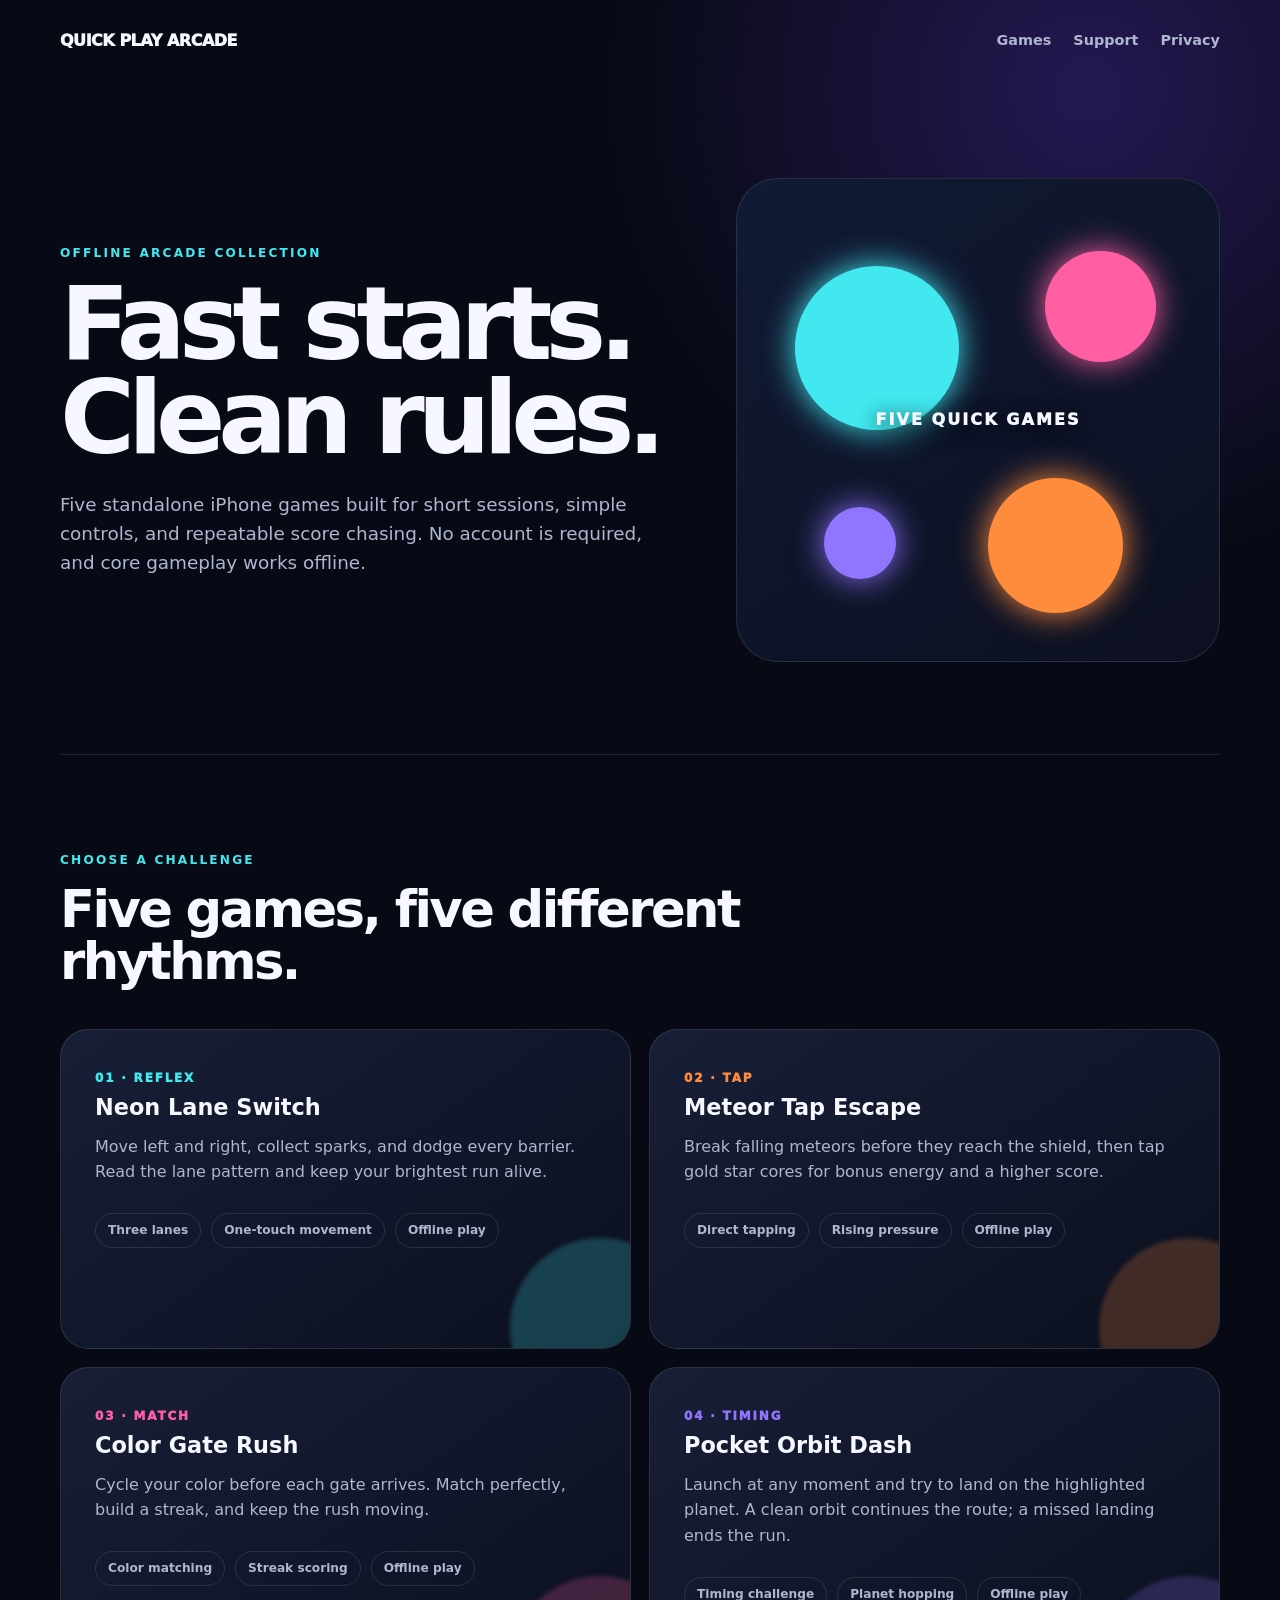
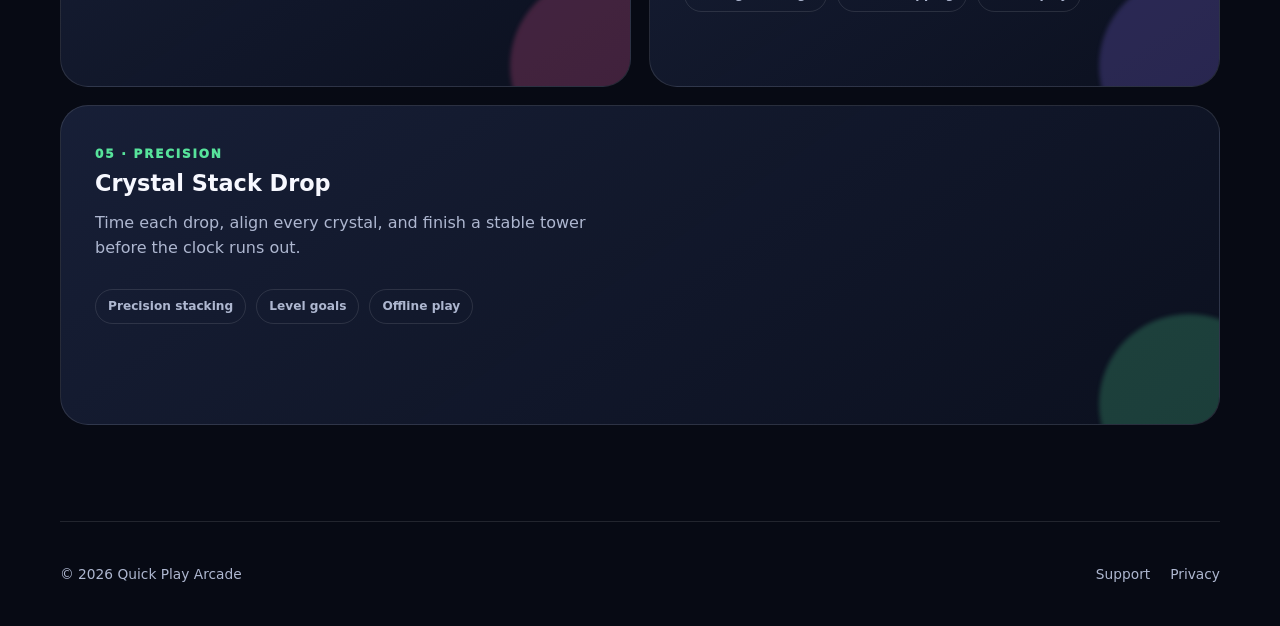
<file: index.html>
<!doctype html>
<html lang="en">
<head>
  <meta charset="utf-8">
  <meta name="viewport" content="width=device-width, initial-scale=1">
  <meta name="theme-color" content="#070a14">
  <meta name="description" content="Five focused offline arcade games for iPhone: Neon Lane Switch, Meteor Tap Escape, Color Gate Rush, Pocket Orbit Dash, and Crystal Stack Drop.">
  <title>Quick Play Arcade — Five Games for iPhone</title>
  <link rel="stylesheet" href="styles.css">
</head>
<body>
  <header>
    <a class="brand" href="index.html">QUICK PLAY ARCADE</a>
    <nav aria-label="Primary navigation"><a href="#games">Games</a><a href="support.html">Support</a><a href="privacy.html">Privacy</a></nav>
  </header>
  <main class="wrap">
    <section class="hero">
      <div>
        <p class="eyebrow">OFFLINE ARCADE COLLECTION</p>
        <h1>Fast starts.<br>Clean rules.</h1>
        <p class="lede">Five standalone iPhone games built for short sessions, simple controls, and repeatable score chasing. No account is required, and core gameplay works offline.</p>
      </div>
      <div class="hero-art" role="img" aria-label="Abstract colorful arcade shapes"><span></span><span></span><span></span><span></span></div>
    </section>
    <section class="games" id="games">
      <div class="section-head"><p class="eyebrow">CHOOSE A CHALLENGE</p><h2>Five games, five different rhythms.</h2></div>
      <div class="game-grid">
        <article class="game" id="neon-lane-switch" style="--accent:#42e8ef"><span class="number">01 · REFLEX</span><h3>Neon Lane Switch</h3><p>Move left and right, collect sparks, and dodge every barrier. Read the lane pattern and keep your brightest run alive.</p><div class="facts"><span>Three lanes</span><span>One-touch movement</span><span>Offline play</span></div></article>
        <article class="game" id="meteor-tap-escape" style="--accent:#ff8b3d"><span class="number">02 · TAP</span><h3>Meteor Tap Escape</h3><p>Break falling meteors before they reach the shield, then tap gold star cores for bonus energy and a higher score.</p><div class="facts"><span>Direct tapping</span><span>Rising pressure</span><span>Offline play</span></div></article>
        <article class="game" id="color-gate-rush" style="--accent:#ff5fa2"><span class="number">03 · MATCH</span><h3>Color Gate Rush</h3><p>Cycle your color before each gate arrives. Match perfectly, build a streak, and keep the rush moving.</p><div class="facts"><span>Color matching</span><span>Streak scoring</span><span>Offline play</span></div></article>
        <article class="game" id="pocket-orbit-dash" style="--accent:#9076ff"><span class="number">04 · TIMING</span><h3>Pocket Orbit Dash</h3><p>Launch at any moment and try to land on the highlighted planet. A clean orbit continues the route; a missed landing ends the run.</p><div class="facts"><span>Timing challenge</span><span>Planet hopping</span><span>Offline play</span></div></article>
        <article class="game" id="crystal-stack-drop" style="--accent:#57e39b"><span class="number">05 · PRECISION</span><h3>Crystal Stack Drop</h3><p>Time each drop, align every crystal, and finish a stable tower before the clock runs out.</p><div class="facts"><span>Precision stacking</span><span>Level goals</span><span>Offline play</span></div></article>
      </div>
    </section>
  </main>
  <footer><span>© 2026 Quick Play Arcade</span><span class="footer-links"><a href="support.html">Support</a><a href="privacy.html">Privacy</a></span></footer>
</body>
</html>
</file>
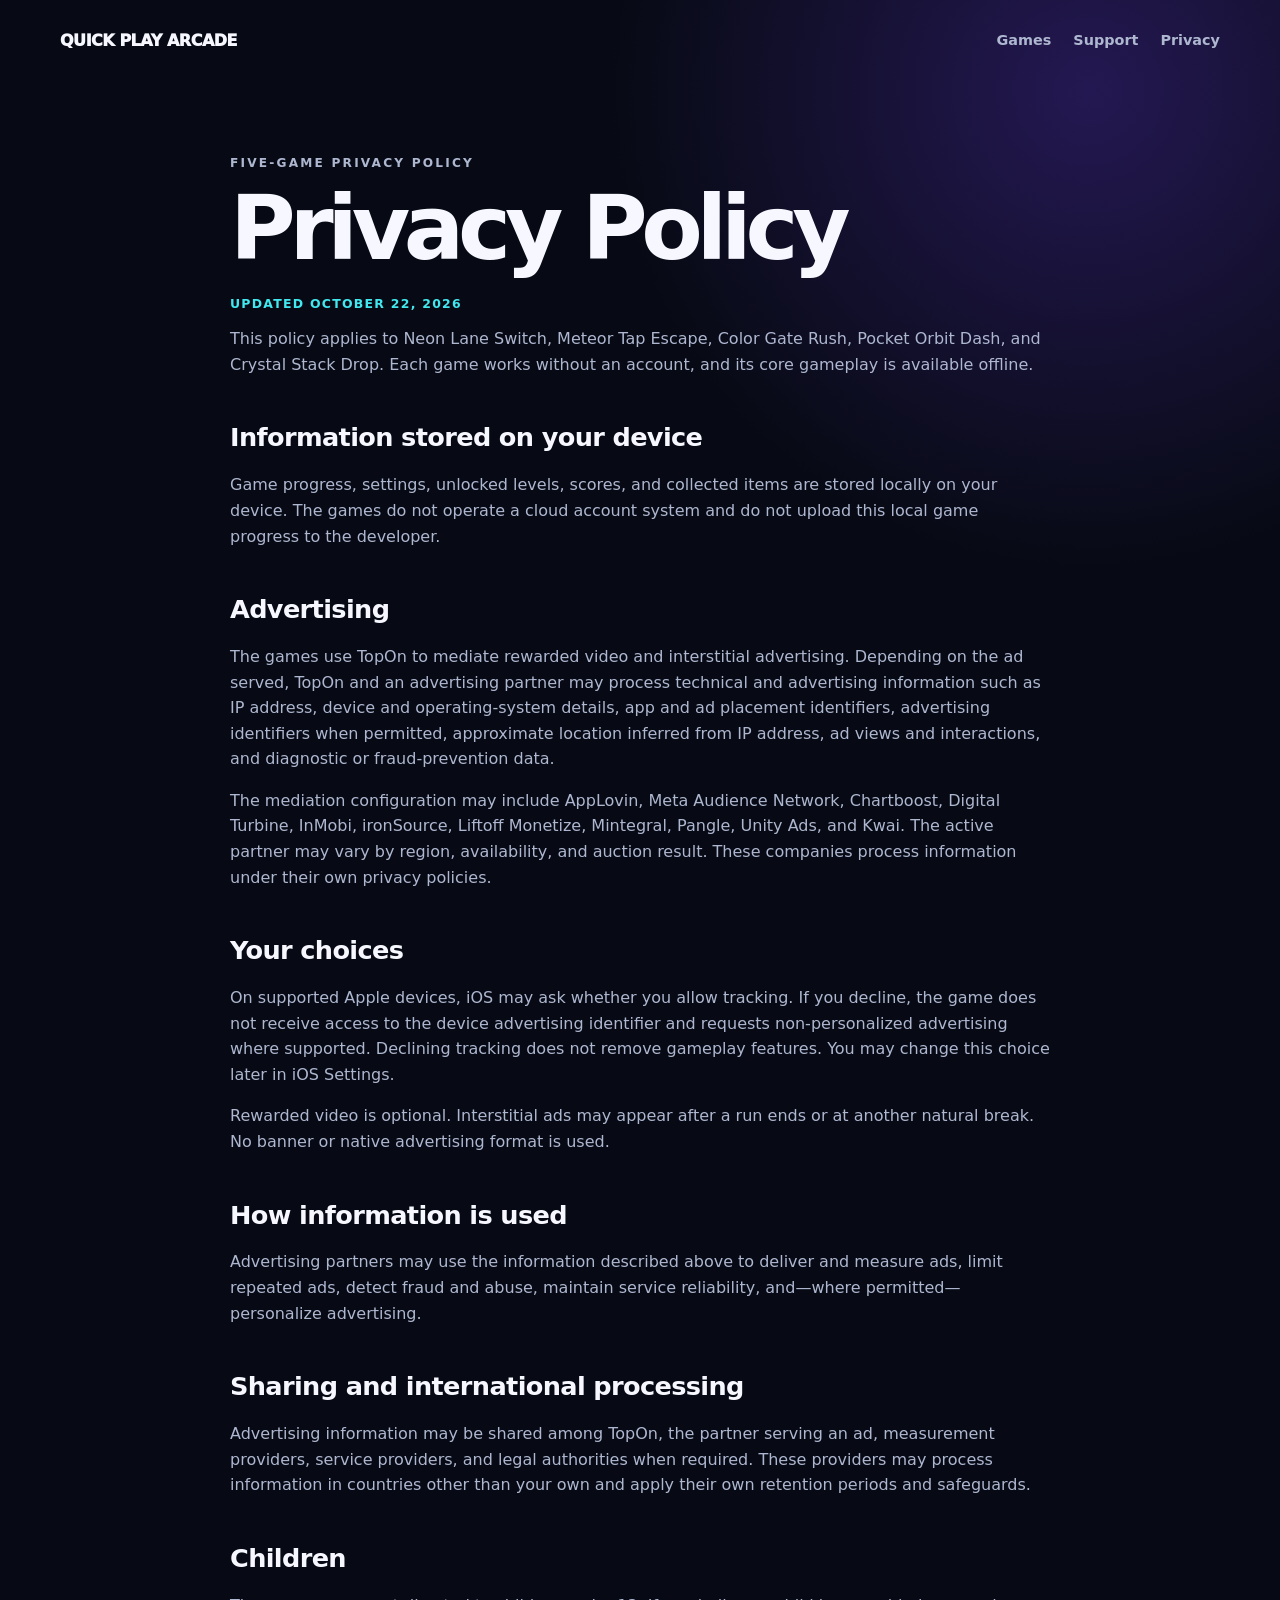
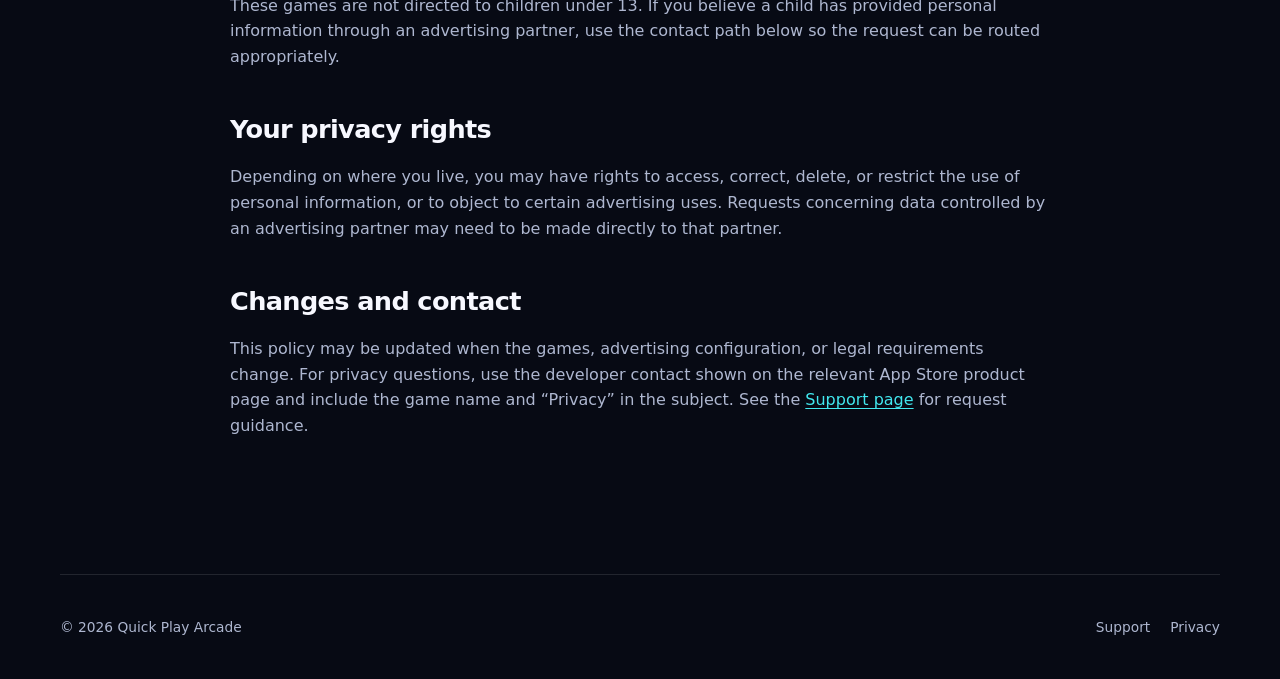
<file: privacy.html>
<!doctype html>
<html lang="en">
<head>
  <meta charset="utf-8">
  <meta name="viewport" content="width=device-width, initial-scale=1">
  <meta name="theme-color" content="#070a14">
  <meta name="description" content="Privacy Policy for Neon Lane Switch, Meteor Tap Escape, Color Gate Rush, Pocket Orbit Dash, and Crystal Stack Drop.">
  <title>Privacy Policy — Quick Play Arcade</title>
  <link rel="stylesheet" href="styles.css">
</head>
<body>
  <header><a class="brand" href="index.html">QUICK PLAY ARCADE</a><nav><a href="index.html">Games</a><a href="support.html">Support</a><a href="privacy.html" aria-current="page">Privacy</a></nav></header>
  <main class="wrap legal">
    <p class="eyebrow">FIVE-GAME PRIVACY POLICY</p>
    <h1>Privacy Policy</h1>
    <p class="updated">UPDATED OCTOBER 22, 2026</p>
    <p>This policy applies to Neon Lane Switch, Meteor Tap Escape, Color Gate Rush, Pocket Orbit Dash, and Crystal Stack Drop. Each game works without an account, and its core gameplay is available offline.</p>
    <h2>Information stored on your device</h2>
    <p>Game progress, settings, unlocked levels, scores, and collected items are stored locally on your device. The games do not operate a cloud account system and do not upload this local game progress to the developer.</p>
    <h2>Advertising</h2>
    <p>The games use TopOn to mediate rewarded video and interstitial advertising. Depending on the ad served, TopOn and an advertising partner may process technical and advertising information such as IP address, device and operating-system details, app and ad placement identifiers, advertising identifiers when permitted, approximate location inferred from IP address, ad views and interactions, and diagnostic or fraud-prevention data.</p>
    <p>The mediation configuration may include AppLovin, Meta Audience Network, Chartboost, Digital Turbine, InMobi, ironSource, Liftoff Monetize, Mintegral, Pangle, Unity Ads, and Kwai. The active partner may vary by region, availability, and auction result. These companies process information under their own privacy policies.</p>
    <h2>Your choices</h2>
    <p>On supported Apple devices, iOS may ask whether you allow tracking. If you decline, the game does not receive access to the device advertising identifier and requests non-personalized advertising where supported. Declining tracking does not remove gameplay features. You may change this choice later in iOS Settings.</p>
    <p>Rewarded video is optional. Interstitial ads may appear after a run ends or at another natural break. No banner or native advertising format is used.</p>
    <h2>How information is used</h2>
    <p>Advertising partners may use the information described above to deliver and measure ads, limit repeated ads, detect fraud and abuse, maintain service reliability, and—where permitted—personalize advertising.</p>
    <h2>Sharing and international processing</h2>
    <p>Advertising information may be shared among TopOn, the partner serving an ad, measurement providers, service providers, and legal authorities when required. These providers may process information in countries other than your own and apply their own retention periods and safeguards.</p>
    <h2>Children</h2>
    <p>These games are not directed to children under 13. If you believe a child has provided personal information through an advertising partner, use the contact path below so the request can be routed appropriately.</p>
    <h2>Your privacy rights</h2>
    <p>Depending on where you live, you may have rights to access, correct, delete, or restrict the use of personal information, or to object to certain advertising uses. Requests concerning data controlled by an advertising partner may need to be made directly to that partner.</p>
    <h2>Changes and contact</h2>
    <p>This policy may be updated when the games, advertising configuration, or legal requirements change. For privacy questions, use the developer contact shown on the relevant App Store product page and include the game name and “Privacy” in the subject. See the <a href="support.html">Support page</a> for request guidance.</p>
  </main>
  <footer><span>© 2026 Quick Play Arcade</span><span class="footer-links"><a href="support.html">Support</a><a href="privacy.html">Privacy</a></span></footer>
</body>
</html>
</file>
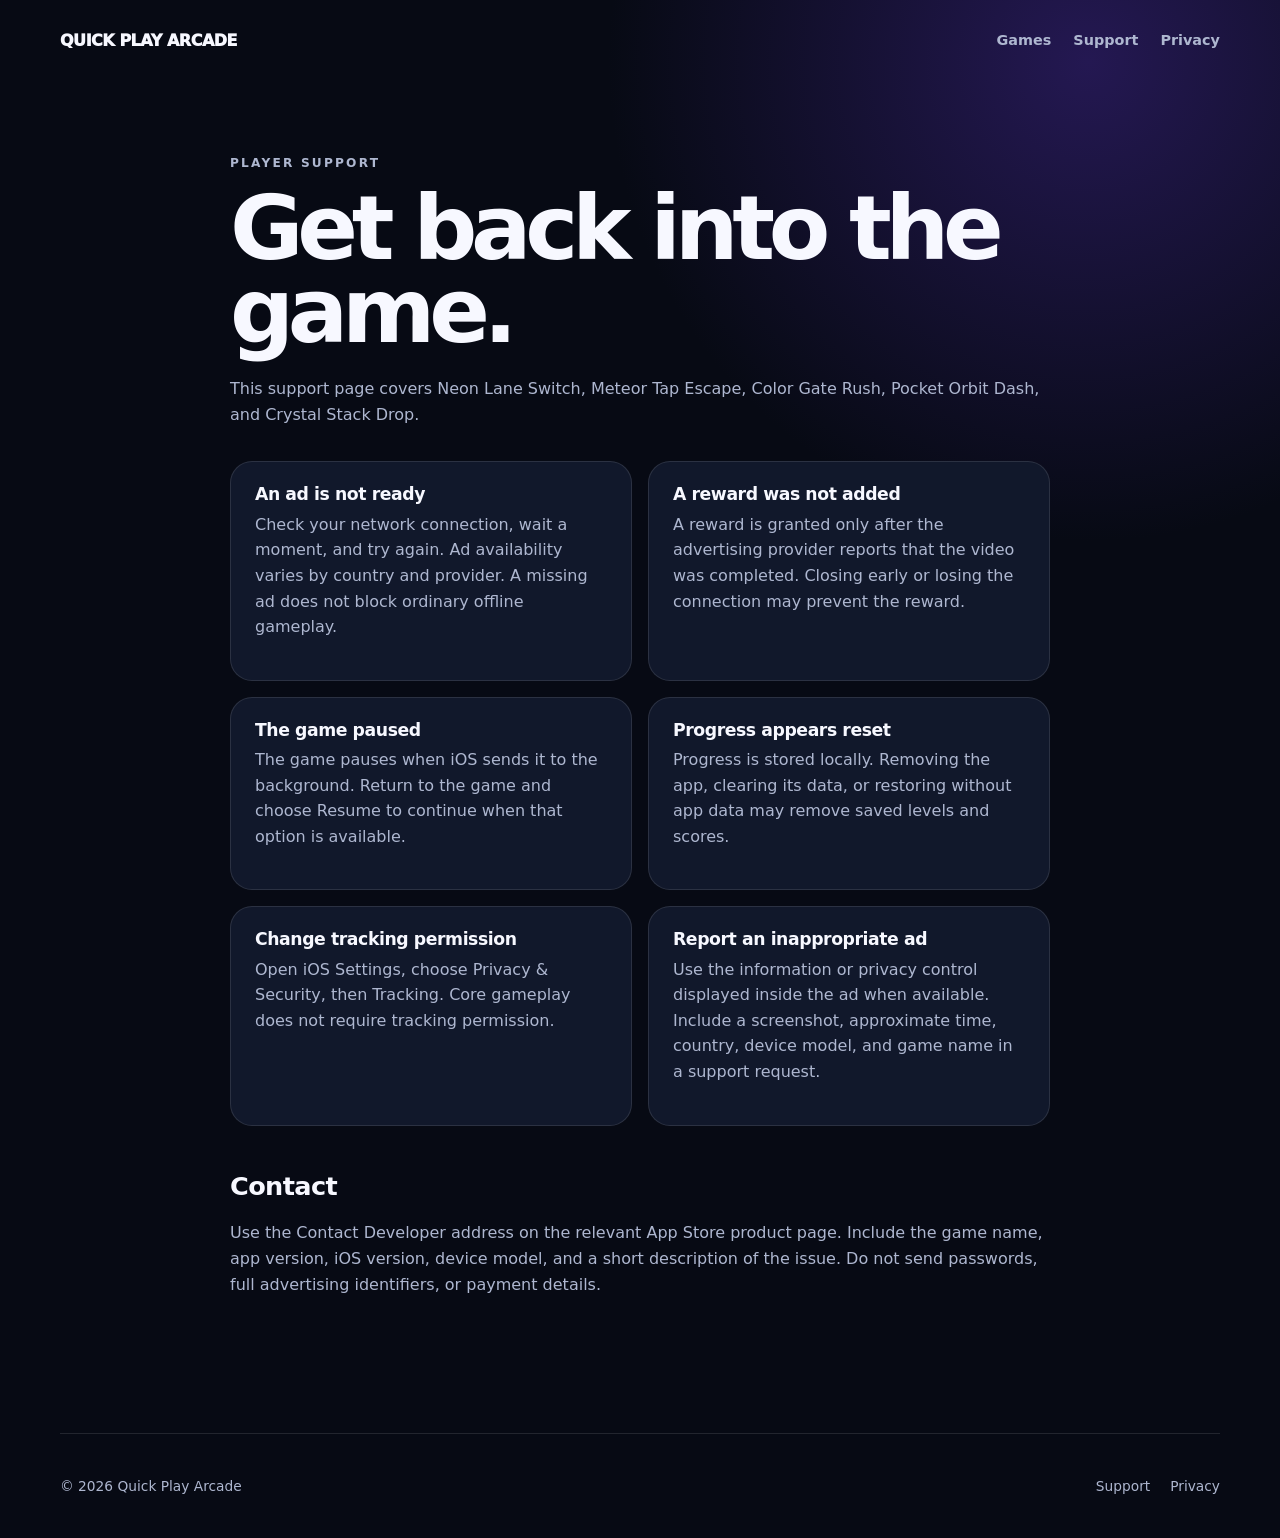
<file: support.html>
<!doctype html>
<html lang="en">
<head>
  <meta charset="utf-8">
  <meta name="viewport" content="width=device-width, initial-scale=1">
  <meta name="theme-color" content="#070a14">
  <meta name="description" content="Support for Neon Lane Switch, Meteor Tap Escape, Color Gate Rush, Pocket Orbit Dash, and Crystal Stack Drop.">
  <title>Support — Quick Play Arcade</title>
  <link rel="stylesheet" href="styles.css">
</head>
<body>
  <header><a class="brand" href="index.html">QUICK PLAY ARCADE</a><nav><a href="index.html">Games</a><a href="support.html" aria-current="page">Support</a><a href="privacy.html">Privacy</a></nav></header>
  <main class="wrap legal">
    <p class="eyebrow">PLAYER SUPPORT</p>
    <h1>Get back into the game.</h1>
    <p>This support page covers Neon Lane Switch, Meteor Tap Escape, Color Gate Rush, Pocket Orbit Dash, and Crystal Stack Drop.</p>
    <div class="support-grid">
      <article><h2>An ad is not ready</h2><p>Check your network connection, wait a moment, and try again. Ad availability varies by country and provider. A missing ad does not block ordinary offline gameplay.</p></article>
      <article><h2>A reward was not added</h2><p>A reward is granted only after the advertising provider reports that the video was completed. Closing early or losing the connection may prevent the reward.</p></article>
      <article><h2>The game paused</h2><p>The game pauses when iOS sends it to the background. Return to the game and choose Resume to continue when that option is available.</p></article>
      <article><h2>Progress appears reset</h2><p>Progress is stored locally. Removing the app, clearing its data, or restoring without app data may remove saved levels and scores.</p></article>
      <article><h2>Change tracking permission</h2><p>Open iOS Settings, choose Privacy &amp; Security, then Tracking. Core gameplay does not require tracking permission.</p></article>
      <article><h2>Report an inappropriate ad</h2><p>Use the information or privacy control displayed inside the ad when available. Include a screenshot, approximate time, country, device model, and game name in a support request.</p></article>
    </div>
    <h2>Contact</h2>
    <p>Use the Contact Developer address on the relevant App Store product page. Include the game name, app version, iOS version, device model, and a short description of the issue. Do not send passwords, full advertising identifiers, or payment details.</p>
  </main>
  <footer><span>© 2026 Quick Play Arcade</span><span class="footer-links"><a href="support.html">Support</a><a href="privacy.html">Privacy</a></span></footer>
</body>
</html>
</file>
<file: styles.css>
:root {
  color-scheme: dark;
  --bg: #070a14;
  --panel: #11182b;
  --panel-2: #171f36;
  --text: #f7f8ff;
  --soft: #aeb7d0;
  --line: rgba(255,255,255,.11);
  --cyan: #42e8ef;
  --violet: #9076ff;
  --orange: #ff8b3d;
  --pink: #ff5fa2;
  --green: #57e39b;
  --max: 1160px;
}
* { box-sizing: border-box; }
html { scroll-behavior: smooth; }
body { margin: 0; min-width: 320px; background: radial-gradient(circle at 85% 4%, #241852 0, transparent 30rem), var(--bg); color: var(--text); font-family: Inter, ui-rounded, "SF Pro Rounded", system-ui, sans-serif; line-height: 1.6; }
a { color: inherit; text-decoration: none; }
a:focus-visible { outline: 3px solid var(--cyan); outline-offset: 4px; }
.wrap, header, footer { width: min(calc(100% - 40px), var(--max)); margin-inline: auto; }
header { min-height: 82px; display: flex; align-items: center; justify-content: space-between; gap: 24px; }
.brand { font-weight: 950; letter-spacing: -.03em; }
nav { display: flex; gap: 22px; color: var(--soft); font-size: .9rem; font-weight: 750; }
nav a:hover, footer a:hover { color: var(--cyan); }
.hero { padding: 96px 0 92px; display: grid; grid-template-columns: 1.12fr .88fr; gap: 60px; align-items: center; }
.eyebrow { margin: 0 0 14px; color: var(--cyan); font-size: .76rem; font-weight: 900; letter-spacing: .18em; }
h1, h2, h3, p { margin-top: 0; }
h1 { margin-bottom: 24px; font-size: clamp(3.3rem, 8vw, 7rem); line-height: .92; letter-spacing: -.07em; }
h2 { font-size: clamp(2.2rem, 4vw, 4rem); line-height: 1; letter-spacing: -.05em; }
h3 { margin-bottom: 8px; font-size: 1.4rem; }
.lede { max-width: 650px; color: var(--soft); font-size: 1.15rem; }
.hero-art { aspect-ratio: 1; position: relative; border: 1px solid var(--line); border-radius: 42px; background: linear-gradient(145deg, #111a35, #0c1020); overflow: hidden; }
.hero-art span { position: absolute; border-radius: 50%; box-shadow: 0 0 32px currentColor; }
.hero-art span:nth-child(1) { width: 34%; aspect-ratio: 1; left: 12%; top: 18%; color: var(--cyan); background: var(--cyan); }
.hero-art span:nth-child(2) { width: 23%; aspect-ratio: 1; right: 13%; top: 15%; color: var(--pink); background: var(--pink); }
.hero-art span:nth-child(3) { width: 28%; aspect-ratio: 1; right: 20%; bottom: 10%; color: var(--orange); background: var(--orange); }
.hero-art span:nth-child(4) { width: 15%; aspect-ratio: 1; left: 18%; bottom: 17%; color: var(--violet); background: var(--violet); }
.hero-art::after { content: "FIVE QUICK GAMES"; position: absolute; inset: 0; display: grid; place-items: center; font-weight: 950; letter-spacing: .13em; text-shadow: 0 4px 20px #000; }
.games { padding: 96px 0; border-top: 1px solid var(--line); }
.section-head { max-width: 720px; margin-bottom: 42px; }
.game-grid { display: grid; grid-template-columns: repeat(2, 1fr); gap: 18px; }
.game { min-height: 320px; padding: 34px; border: 1px solid var(--line); border-radius: 28px; background: linear-gradient(145deg, rgba(24,32,57,.96), rgba(12,17,31,.95)); position: relative; overflow: hidden; }
.game:last-child { grid-column: 1 / -1; }
.game::after { content: ""; position: absolute; width: 180px; height: 180px; right: -60px; bottom: -70px; border-radius: 50%; background: var(--accent); opacity: .22; filter: blur(2px); }
.game .number { color: var(--accent); font-size: .75rem; font-weight: 950; letter-spacing: .15em; }
.game p { max-width: 540px; color: var(--soft); }
.facts { display: flex; gap: 10px; flex-wrap: wrap; margin-top: 28px; }
.facts span { padding: 7px 12px; border: 1px solid var(--line); border-radius: 999px; color: var(--soft); font-size: .76rem; font-weight: 750; }
.legal { max-width: 820px; padding: 72px 0 120px; }
.legal h1 { font-size: clamp(3.2rem, 7vw, 6rem); }
.legal h2 { margin-top: 48px; font-size: 1.6rem; letter-spacing: -.025em; }
.legal p, .legal li { color: var(--soft); }
.legal a { color: var(--cyan); text-decoration: underline; text-underline-offset: 3px; }
.updated { color: var(--cyan) !important; font-size: .78rem; font-weight: 900; letter-spacing: .1em; }
.support-grid { display: grid; grid-template-columns: repeat(2, 1fr); gap: 16px; margin-top: 34px; }
.support-grid article { padding: 24px; border: 1px solid var(--line); border-radius: 22px; background: var(--panel); }
.support-grid h2 { margin: 0 0 8px; font-size: 1.08rem; }
footer { min-height: 105px; display: flex; align-items: center; justify-content: space-between; gap: 20px; border-top: 1px solid var(--line); color: var(--soft); font-size: .86rem; }
.footer-links { display: flex; gap: 20px; }
@media (max-width: 780px) { .hero { grid-template-columns: 1fr; padding-top: 50px; } .hero-art { order: -1; } .game-grid, .support-grid { grid-template-columns: 1fr; } .game:last-child { grid-column: auto; } nav { gap: 14px; } }
</file>
